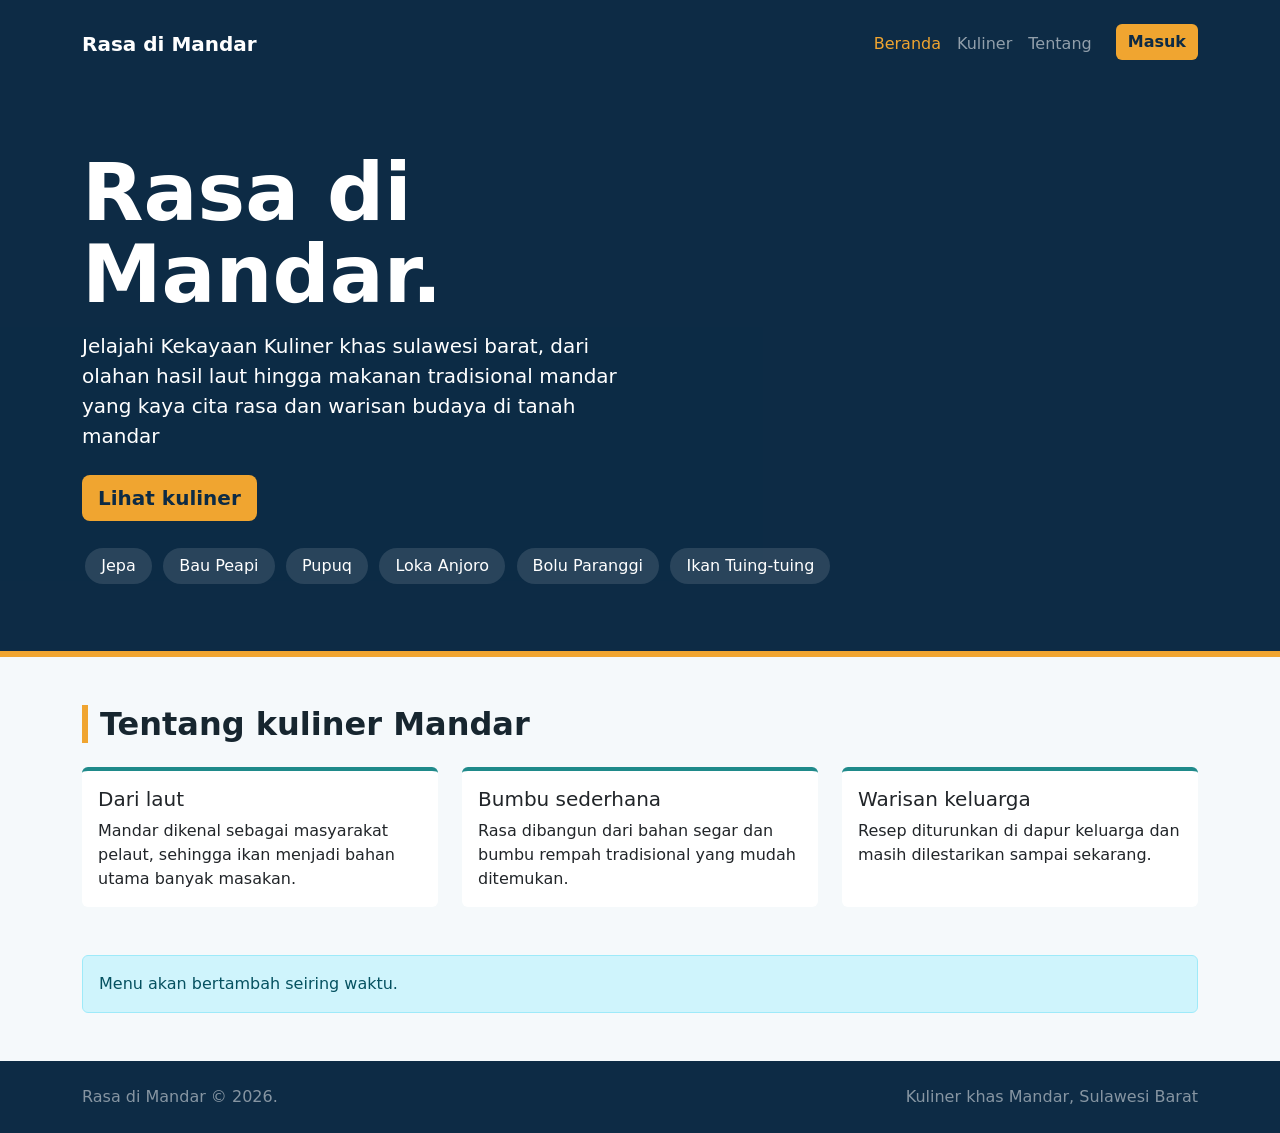
<file: index.html>
<!DOCTYPE html>
<html lang="id">
<head>
  <meta charset="UTF-8">
  <meta name="viewport" content="width=device-width, initial-scale=1">
  <title>Beranda | Rasa di Mandar</title>

  <link href="https://cdn.jsdelivr.net/npm/bootstrap@5.3.3/dist/css/bootstrap.min.css" rel="stylesheet">
  <link href="style.css" rel="stylesheet">
</head>
<body>

   <nav class="navbar navbar-expand-lg navbar-dark bg-laut sticky-top">
  </nav>
  <script src="https://cdn.jsdelivr.net/npm/bootstrap@5.3.3/dist/js/bootstrap.bundle.min.js"></script>

  <nav class="navbar navbar-expand-lg navbar-dark bg-laut sticky-top">
  <div class="container">
    <a class="navbar-brand fw-bold" href="index.html">Rasa di Mandar</a>

    <button class="navbar-toggler" type="button"
            data-bs-toggle="collapse" data-bs-target="#menuUtama"
            aria-label="Buka menu">
      <span class="navbar-toggler-icon"></span>
    </button>

    <div class="collapse navbar-collapse" id="menuUtama">
      <ul class="navbar-nav ms-auto">
        <li class="nav-item"><a class="nav-link active" href="index.html">Beranda</a></li>
        <li class="nav-item"><a class="nav-link" href="Daftar.html">Kuliner</a></li>
        <li class="nav-item"><a class="nav-link" href="Tentang.html">Tentang</a></li>
        <li class="nav-item"><a class="btn btn-fajar ms-lg-3" href="login.html">Masuk</a></li>
      </ul>
    </div>
  </div>
</nav>
<header class="hero">
  <video class="hero-video" autoplay muted loop playsinline>
    <source src="video/HERO.mp4" type="video/mp4">
  </video>
  <div class="hero-overlay"></div>

  <div class="container">
  </div>
  <div class="container">
    <h1>Rasa di<br>Mandar.</h1>
    <p class="lead mt-3 col-lg-6">
      Jelajahi Kekayaan Kuliner khas sulawesi barat, dari olahan hasil laut hingga makanan tradisional
      mandar yang kaya cita rasa dan warisan budaya di tanah mandar  
    </p>
    <a href="Daftar.html" class="btn btn-fajar btn-lg mt-2">Lihat kuliner</a>

    <div class="mt-4">
      <span class="chip">Jepa</span>
      <span class="chip">Bau Peapi</span>
      <span class="chip">Pupuq</span>
      <span class="chip">Loka Anjoro</span>
      <span class="chip">Bolu Paranggi</span>
      <span class="chip">Ikan Tuing-tuing</span>
    </div>
  </div>
</header>
<main class="container mt-5">
  <h2 class="judul-bagian mb-4">Tentang kuliner Mandar</h2>

  <div class="row g-4">
    <div class="col-md-4">
      <div class="card h-100 p-3">
        <h5>Dari laut</h5>
        <p class="mb-0">Mandar dikenal sebagai masyarakat pelaut, sehingga ikan menjadi bahan utama banyak masakan.</p>
      </div>
    </div>

    <div class="col-md-4">
      <div class="card h-100 p-3">
        <h5>Bumbu sederhana</h5>
        <p class="mb-0">Rasa dibangun dari bahan segar dan bumbu rempah tradisional yang mudah ditemukan.</p>
      </div>
    </div>

    <div class="col-md-4">
      <div class="card h-100 p-3">
        <h5>Warisan keluarga</h5>
        <p class="mb-0">Resep diturunkan di dapur keluarga dan masih dilestarikan sampai sekarang.</p>
      </div>
    </div>
  </div>

  <div class="alert alert-info mt-5">
    Menu akan bertambah seiring waktu.
  </div>
</main>
 <footer class="bg-laut text-white-50 py-4 mt-5">
    <div class="container d-flex flex-column flex-md-row justify-content-between">
      <span>Rasa di Mandar &copy; 2026.</span>
      <span>Kuliner khas Mandar, Sulawesi Barat</span>
    </div>
  </footer>

  <script src="https://cdn.jsdelivr.net/npm/bootstrap@5.3.3/dist/js/bootstrap.bundle.min.js"></script>
</body>
</html>
</file>
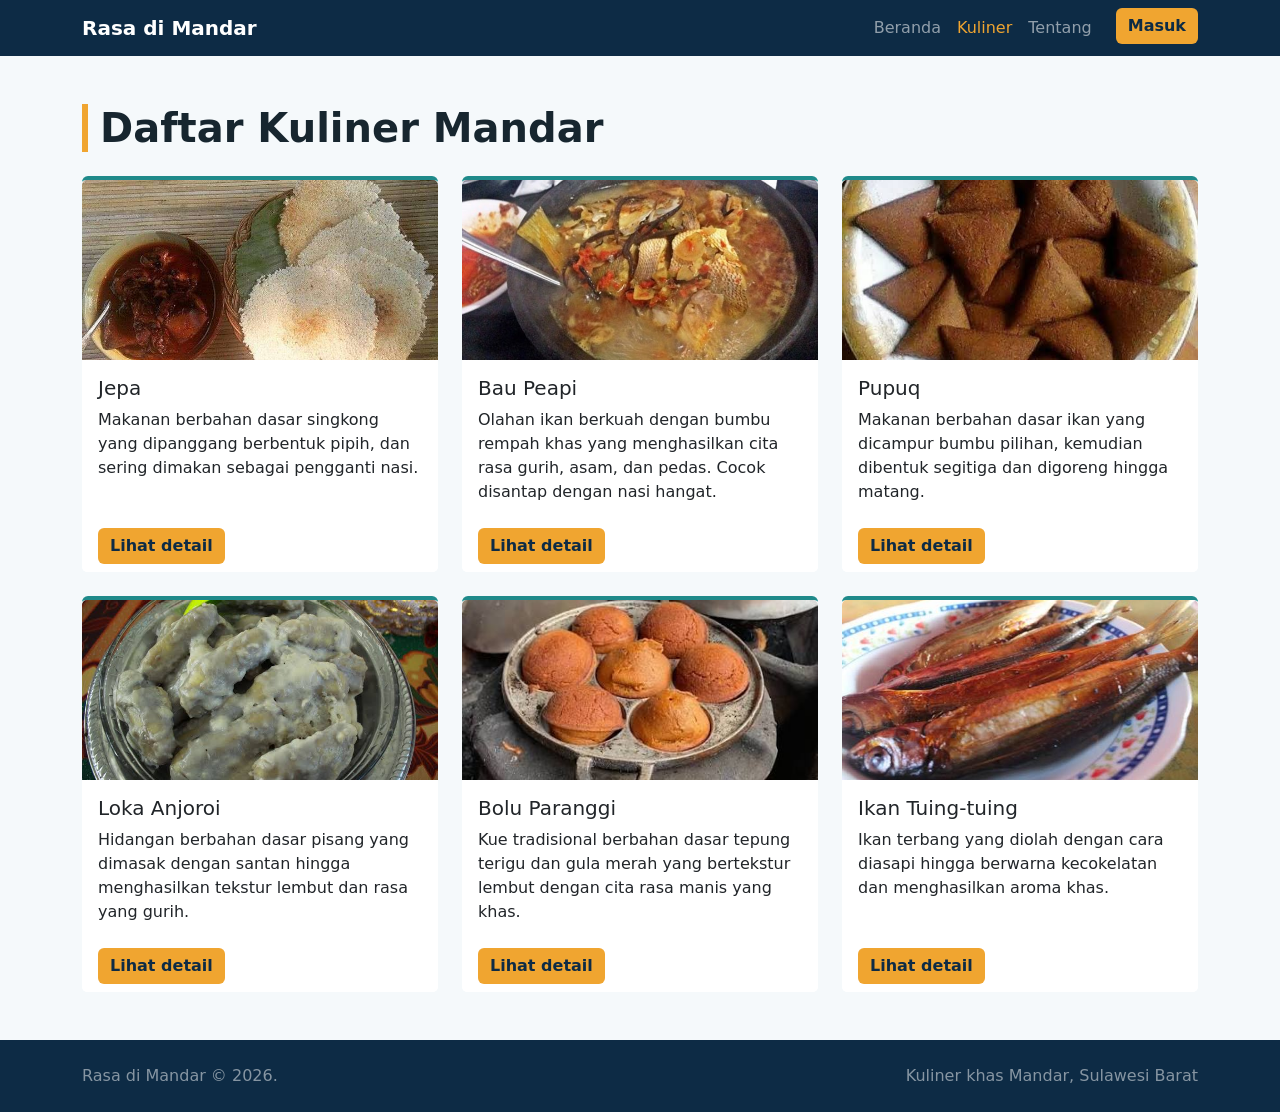
<file: Daftar.html>
<!DOCTYPE html>
<html lang="id">
<head>
  <meta charset="UTF-8">
  <meta name="viewport" content="width=device-width, initial-scale=1">
  <title>Kuliner | Rasa di Mandar</title>

  <link href="https://cdn.jsdelivr.net/npm/bootstrap@5.3.3/dist/css/bootstrap.min.css" rel="stylesheet">
  <link href="style.css" rel="stylesheet">
</head>
<body>

  <nav class="navbar navbar-expand-lg navbar-dark bg-laut sticky-top">
    <div class="container">
      <a class="navbar-brand fw-bold" href="index.html">Rasa di Mandar</a>

      <button class="navbar-toggler" type="button"
              data-bs-toggle="collapse" data-bs-target="#menuUtama"
              aria-label="Buka menu">
        <span class="navbar-toggler-icon"></span>
      </button>

      <div class="collapse navbar-collapse" id="menuUtama">
        <ul class="navbar-nav ms-auto">
          <li class="nav-item"><a class="nav-link" href="index.html">Beranda</a></li>
          <li class="nav-item"><a class="nav-link active" href="Daftar.html">Kuliner</a></li>
          <li class="nav-item"><a class="nav-link" href="Tentang.html">Tentang</a></li>
          <li class="nav-item"><a class="btn btn-fajar ms-lg-3" href="login.html">Masuk</a></li>
        </ul>
      </div>
    </div>
  </nav>

  <main class="container mt-5">
    <h1 class="judul-bagian mb-4">Daftar Kuliner Mandar</h1>

    <div class="row row-cols-1 row-cols-md-2 row-cols-lg-3 g-4">

      <div class="col">
        <div class="card h-100">
          <img src="image/Jepa.jpeg" class="card-img-top" alt="Jepa, makanan khas Mandar berbahan singkong">
          <div class="card-body">
            <h5 class="card-title">Jepa</h5>
            <p class="card-text">Makanan berbahan dasar singkong yang dipanggang berbentuk pipih, dan sering dimakan sebagai pengganti nasi.</p>
          </div>
          <div class="card-footer bg-white border-0">
            <a href="Detail.html?menu=jepa" class="btn btn-fajar">Lihat detail</a>
          </div>
        </div>
      </div>

      <div class="col">
        <div class="card h-100">
          <img src="image/bau-peapi.jpg" class="card-img-top" alt="Bau Peapi, olahan ikan berkuah">
          <div class="card-body">
            <h5 class="card-title">Bau Peapi</h5>
            <p class="card-text">Olahan ikan berkuah dengan bumbu rempah khas yang menghasilkan cita rasa gurih, asam, dan pedas. Cocok disantap dengan nasi hangat.</p>
          </div>
          <div class="card-footer bg-white border-0">
            <a href="Detail.html?menu=bau-peapi" class="btn btn-fajar">Lihat detail</a>
          </div>
        </div>
      </div>

      <div class="col">
        <div class="card h-100">
          <img src="image/pupuq.jpg" class="card-img-top" alt="Pupuq, olahan ikan berbentuk segitiga">
          <div class="card-body">
            <h5 class="card-title">Pupuq</h5>
            <p class="card-text">Makanan berbahan dasar ikan yang dicampur bumbu pilihan, kemudian dibentuk segitiga dan digoreng hingga matang.</p>
          </div>
          <div class="card-footer bg-white border-0">
            <a href="Detail.html?menu=pupuq" class="btn btn-fajar">Lihat detail</a>
          </div>
        </div>
      </div>

      <div class="col">
        <div class="card h-100">
          <img src="image/loka-anjoroi.jpg" class="card-img-top" alt="Loka Anjoro, olahan pisang bersantan">
          <div class="card-body">
            <h5 class="card-title">Loka Anjoroi</h5>
            <p class="card-text">Hidangan berbahan dasar pisang yang dimasak dengan santan hingga menghasilkan tekstur lembut dan rasa yang gurih.</p>
          </div>
          <div class="card-footer bg-white border-0">
            <a href="Detail.html?menu=loka-anjoroi" class="btn btn-fajar">Lihat detail</a>
          </div>
        </div>
      </div>

      <div class="col">
        <div class="card h-100">
          <img src="image/bolu-paranggi.jpg" class="card-img-top" alt="Bolu Paranggi, kue tradisional Mandar">
          <div class="card-body">
            <h5 class="card-title">Bolu Paranggi</h5>
            <p class="card-text">Kue tradisional berbahan dasar tepung terigu dan gula merah yang bertekstur lembut dengan cita rasa manis yang khas.</p>
          </div>
          <div class="card-footer bg-white border-0">
            <a href="Detail.html?menu=bolu-paranggi" class="btn btn-fajar">Lihat detail</a>
          </div>
        </div>
      </div>

      <div class="col">
        <div class="card h-100">
          <img src="image/ikan-tuing-tuing.jpg" class="card-img-top" alt="Ikan Tuing-tuing asap">
          <div class="card-body">
            <h5 class="card-title">Ikan Tuing-tuing</h5>
            <p class="card-text">Ikan terbang yang diolah dengan cara diasapi hingga berwarna kecokelatan dan menghasilkan aroma khas.</p>
          </div>
          <div class="card-footer bg-white border-0">
            <a href="Detail.html?menu=ikan-tuing-tuing" class="btn btn-fajar">Lihat detail</a>
          </div>
        </div>
      </div>

    </div>
  </main>

  <footer class="bg-laut text-white-50 py-4 mt-5">
    <div class="container d-flex flex-column flex-md-row justify-content-between">
      <span>Rasa di Mandar &copy; 2026.</span>
      <span>Kuliner khas Mandar, Sulawesi Barat</span>
    </div>
  </footer>

  <script src="https://cdn.jsdelivr.net/npm/bootstrap@5.3.3/dist/js/bootstrap.bundle.min.js"></script>
</body>
</html>
</file>
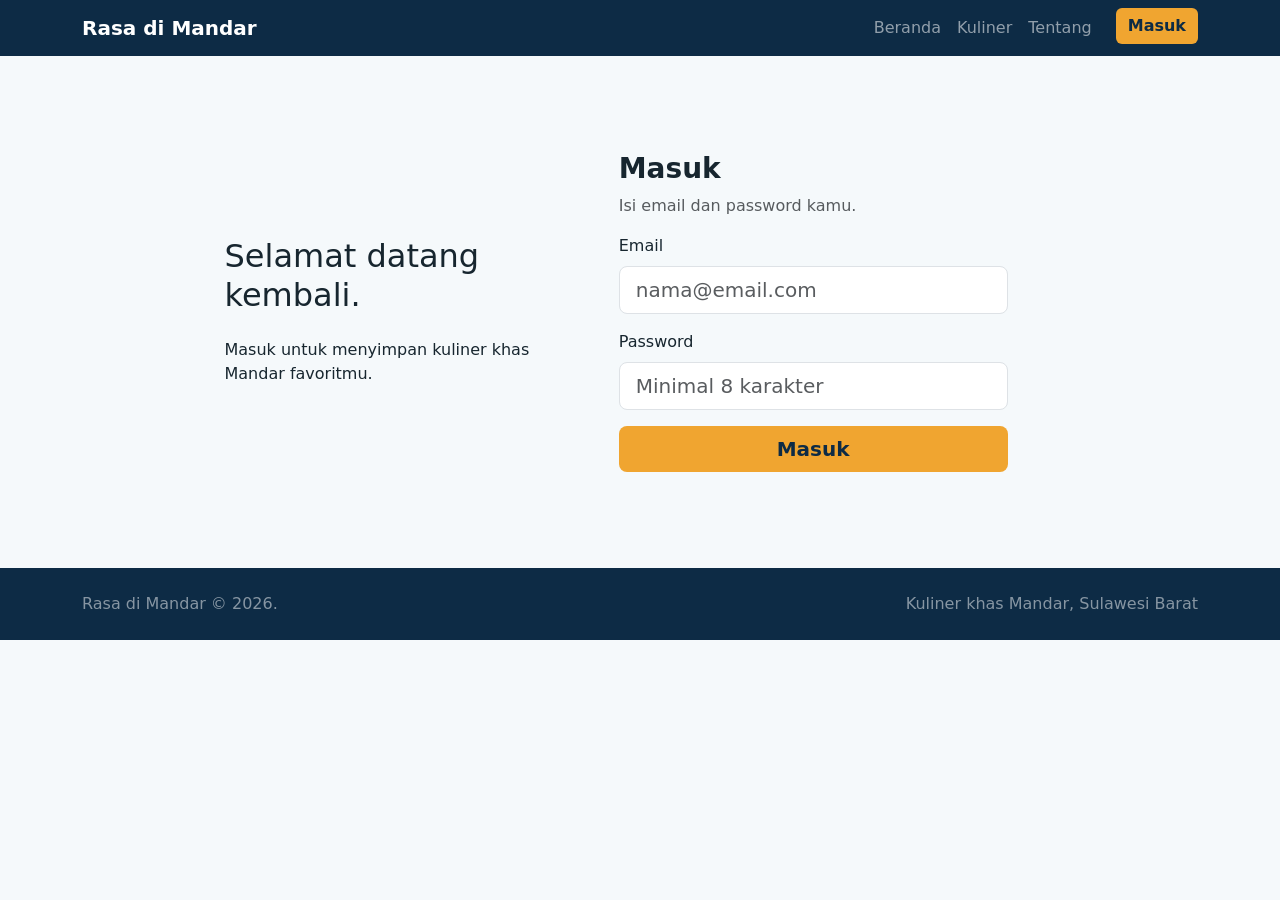
<file: login.html>
<!DOCTYPE html>
<html lang="id">
<head>
  <meta charset="UTF-8">
  <meta name="viewport" content="width=device-width, initial-scale=1">
  <title>Masuk | Rasa di Mandar</title>

  <link href="https://cdn.jsdelivr.net/npm/bootstrap@5.3.3/dist/css/bootstrap.min.css" rel="stylesheet">
  <link href="style.css" rel="stylesheet">
</head>
<body>

  <nav class="navbar navbar-expand-lg navbar-dark bg-laut sticky-top">
    <div class="container">
      <a class="navbar-brand fw-bold" href="index.html">Rasa di Mandar</a>

      <button class="navbar-toggler" type="button"
              data-bs-toggle="collapse" data-bs-target="#menuUtama"
              aria-label="Buka menu">
        <span class="navbar-toggler-icon"></span>
      </button>

      <div class="collapse navbar-collapse" id="menuUtama">
        <ul class="navbar-nav ms-auto">
          <li class="nav-item"><a class="nav-link" href="index.html">Beranda</a></li>
          <li class="nav-item"><a class="nav-link" href="Daftar.html">Kuliner</a></li>
          <li class="nav-item"><a class="nav-link" href="Tentang.html">Tentang</a></li>
          <li class="nav-item"><a class="btn btn-fajar ms-lg-3" href="login.html">Masuk</a></li>
        </ul>
      </div>
    </div>
  </nav>

  <main class="container my-5">
    <div class="row justify-content-center">
      <div class="col-lg-9">

        <div class="kotak-login">
          <div class="row g-0">

            <div class="col-md-5 panel-kiri d-none d-md-flex flex-column justify-content-center">
              <h2>Selamat datang kembali.</h2>
              <p class="mt-3 mb-0">Masuk untuk menyimpan kuliner khas Mandar favoritmu.</p>
            </div>

            <div class="col-md-7 p-4 p-lg-5">
              <h1 class="h3 fw-bold">Masuk</h1>
              <p class="text-muted">Isi email dan password kamu.</p>

              <form id="formLogin" novalidate>
                <div class="mb-3">
                  <label for="email" class="form-label">Email</label>
                  <input type="email" class="form-control form-control-lg" id="email" placeholder="nama@email.com">
                </div>

                <div class="mb-3">
                  <label for="password" class="form-label">Password</label>
                  <input type="password" class="form-control form-control-lg" id="password" placeholder="Minimal 8 karakter">
                </div>

                <div id="pesan"></div>

                <button type="submit" class="btn btn-fajar btn-lg w-100">Masuk</button>
              </form>
            </div>

          </div>
        </div>

      </div>
    </div>
  </main>

  <footer class="bg-laut text-white-50 py-4 mt-5">
    <div class="container d-flex flex-column flex-md-row justify-content-between">
      <span>Rasa di Mandar &copy; 2026.</span>
      <span>Kuliner khas Mandar, Sulawesi Barat</span>
    </div>
  </footer>

  <script src="https://cdn.jsdelivr.net/npm/bootstrap@5.3.3/dist/js/bootstrap.bundle.min.js"></script>
  <script src="js/login.js"></script>
</body>
</html>
</file>
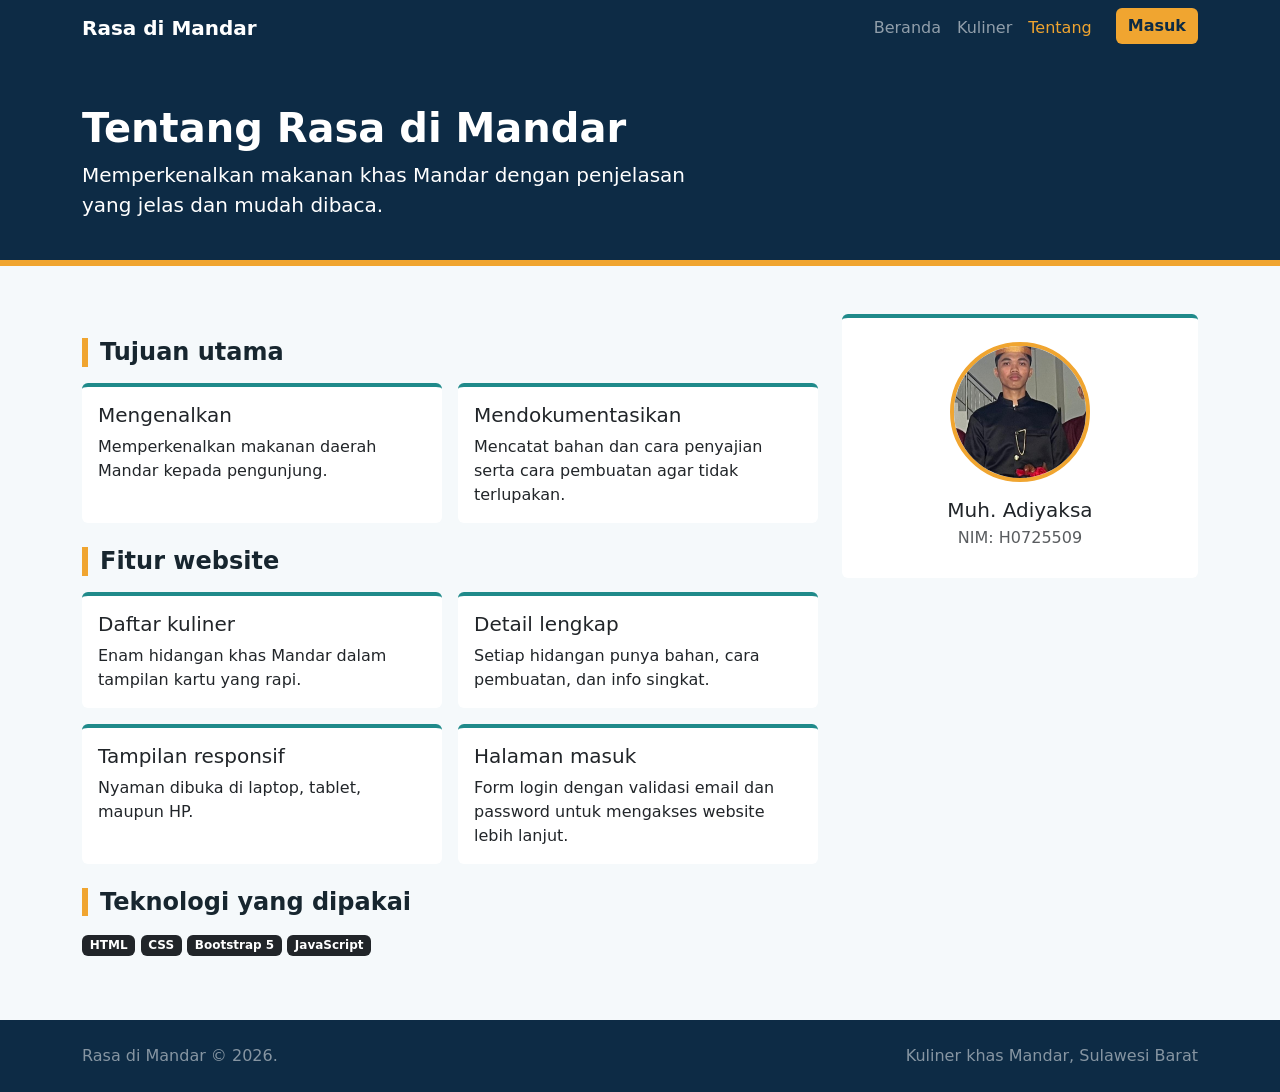
<file: Tentang.html>
<!DOCTYPE html>
<html lang="id">
<head>
  <meta charset="UTF-8">
  <meta name="viewport" content="width=device-width, initial-scale=1">
  <title>Tentang | Rasa di Mandar</title>

  <link href="https://cdn.jsdelivr.net/npm/bootstrap@5.3.3/dist/css/bootstrap.min.css" rel="stylesheet">
  <link href="style.css" rel="stylesheet">
</head>
<body>

  <nav class="navbar navbar-expand-lg navbar-dark bg-laut sticky-top">
    <div class="container">
      <a class="navbar-brand fw-bold" href="index.html">Rasa di Mandar</a>

      <button class="navbar-toggler" type="button"
              data-bs-toggle="collapse" data-bs-target="#menuUtama"
              aria-label="Buka menu">
        <span class="navbar-toggler-icon"></span>
      </button>

      <div class="collapse navbar-collapse" id="menuUtama">
        <ul class="navbar-nav ms-auto">
          <li class="nav-item"><a class="nav-link" href="index.html">Beranda</a></li>
          <li class="nav-item"><a class="nav-link" href="Daftar.html">Kuliner</a></li>
          <li class="nav-item"><a class="nav-link active" href="Tentang.html">Tentang</a></li>
          <li class="nav-item"><a class="btn btn-fajar ms-lg-3" href="login.html">Masuk</a></li>
        </ul>
      </div>
    </div>
  </nav>

  <header class="header-halaman">
    <div class="container">
      <h1>Tentang Rasa di Mandar</h1>
      <p class="lead mb-0 col-lg-7">Memperkenalkan makanan khas Mandar dengan penjelasan yang jelas dan mudah dibaca.</p>
    </div>
  </header>
   <main class="container mt-5">
    <div class="row g-4">

      <div class="col-md-8">

        <h2 class="judul-bagian h4 mt-4 mb-3">Tujuan utama</h2>
        <div class="row g-3">
          <div class="col-sm-6">
            <div class="card h-100 p-3">
              <h5>Mengenalkan</h5>
              <p class="mb-0">Memperkenalkan makanan daerah Mandar kepada pengunjung.</p>
            </div>
          </div>
          <div class="col-sm-6">
            <div class="card h-100 p-3">
              <h5>Mendokumentasikan</h5>
              <p class="mb-0">Mencatat bahan dan cara penyajian serta cara pembuatan agar tidak terlupakan.</p>
            </div>
          </div>
        </div>

        <h2 class="judul-bagian h4 mt-4 mb-3">Fitur website</h2>
        <div class="row g-3">
          <div class="col-sm-6">
            <div class="card h-100 p-3">
              <h5>Daftar kuliner</h5>
              <p class="mb-0">Enam hidangan khas Mandar dalam tampilan kartu yang rapi.</p>
            </div>
          </div>
          <div class="col-sm-6">
            <div class="card h-100 p-3">
              <h5>Detail lengkap</h5>
              <p class="mb-0">Setiap hidangan punya bahan, cara pembuatan, dan info singkat.</p>
            </div>
          </div>
          <div class="col-sm-6">
            <div class="card h-100 p-3">
              <h5>Tampilan responsif</h5>
              <p class="mb-0">Nyaman dibuka di laptop, tablet, maupun HP.</p>
            </div>
          </div>
          <div class="col-sm-6">
            <div class="card h-100 p-3">
              <h5>Halaman masuk</h5>
              <p class="mb-0">Form login dengan validasi email dan password untuk mengakses website lebih lanjut.</p>
            </div>
          </div>
        </div>
         <h2 class="judul-bagian h4 mt-4 mb-3">Teknologi yang dipakai</h2>
        <p>
          <span class="badge text-bg-dark">HTML</span>
          <span class="badge text-bg-dark">CSS</span>
          <span class="badge text-bg-dark">Bootstrap 5</span>
          <span class="badge text-bg-dark">JavaScript</span>
        </p>

      </div>
      <div class="col-md-4">
        <div class="card p-4 text-center">
          <img src="image/profil.jpeg" class="foto-profil mx-auto mb-3" alt="Foto pengelola website">
          <h5 class="mb-1">Muh. Adiyaksa</h5>
          <p class="text-muted mb-1">NIM: H0725509</p>
        </div>
      </div>
      </main>
    <footer class="bg-laut text-white-50 py-4 mt-5">
    <div class="container d-flex flex-column flex-md-row justify-content-between">
      <span>Rasa di Mandar &copy; 2026.</span>
      <span>Kuliner khas Mandar, Sulawesi Barat</span>
    </div>
  </footer>

  <script src="https://cdn.jsdelivr.net/npm/bootstrap@5.3.3/dist/js/bootstrap.bundle.min.js"></script>
    </div>
  </main>
</file>
<file: style.css>
:root {
  --laut: #0d2b45;   
  --ombak: #1f8a8a;  
  --fajar: #f0a530;  
  --layar: #f5f9fb;  
}
body {
  background: var(--layar);
  color: #17262f;
}
.bg-laut {
  background: var(--laut);
}
.btn-fajar {
  background: var(--fajar);
  color: var(--laut);
  font-weight: 600;
  border: 0;
}
.btn-fajar:hover {
  background: #dc9420;
  color: var(--laut);
}
.nav-link.active {
  color: var(--fajar) !important;
}
.hero {
  position: relative;
  overflow: hidden;
  background: var(--laut);  
  color: #fff;
  padding: 5rem 0 4rem;
  border-bottom: 6px solid var(--fajar);
}
.hero-video {
  position: absolute;
  top: 0;
  left: 0;
  width: 100%;
  height: 100%;
  object-fit: cover;
  z-index: 0;
}
.hero-overlay {
  position: absolute;
  inset: 0;
  background: rgba(13, 43, 69, 0.65);
  z-index: 1;
}
.hero .container {
  position: relative;
  z-index: 2;
}
.hero h1 {
  font-weight: 800;
  font-size: clamp(2.6rem, 8vw, 5rem);
  line-height: 1.02;
}
.chip {
  display: inline-block;
  background: rgba(255, 255, 255, 0.12);
  border-radius: 2rem;
  padding: 0.35rem 1rem;
  margin: 0.2rem;
}
.judul-bagian {
  font-weight: 800;
  border-left: 6px solid var(--fajar);
  padding-left: 0.75rem;
}
.card {
  border: 0;
  border-top: 4px solid var(--ombak);
}
.foto {
  height: 180px;
  display: flex;
  align-items: center;
  justify-content: center;
  font-size: 4rem;
  background: linear-gradient(135deg, var(--ombak), var(--laut));
}
.foto.hangat {
  background: linear-gradient(135deg, var(--fajar), #d9822b);
}
.card-img-top {
  height: 180px;
  object-fit: cover;
}
.foto-detail {
  width: 100%;
  height: 320px;
  object-fit: cover;
  border-radius: 0.75rem;
}
.header-halaman {
  background: var(--laut);
  color: #fff;
  padding: 3rem 0 2.5rem;
  border-bottom: 6px solid var(--fajar);
}
.header-halaman h1 {
  font-weight: 800;
}
.foto-profil {
  width: 140px;
  height: 140px;
  object-fit: cover;
  border-radius: 50%;
  border: 4px solid var(--fajar);
}
@keyframes muncul {
  from { opacity: 0; transform: translateY(24px); }
  to   { opacity: 1; transform: translateY(0); }
}
@keyframes memudar {
  from { opacity: 0; }
  to   { opacity: 1; }
}
.navbar {
  animation: memudar 0.8s ease both;
}
.hero h1 {
  animation: muncul 0.9s ease 0.2s both;
}
.hero .lead {
  animation: muncul 0.9s ease 0.45s both;
}
.hero .btn {
  animation: muncul 0.9s ease 0.7s both;
}
.hero .chip {
  animation: muncul 0.9s ease 0.9s both;
}
.header-halaman h1,
.header-halaman .lead {
  animation: muncul 0.8s ease 0.15s both;
}
main {
  animation: muncul 0.9s ease 0.3s both;
}
.row > .col:nth-child(1), .row > [class*="col-"]:nth-child(1) .card { animation-delay: 0.3s; }
.row > .col:nth-child(2), .row > [class*="col-"]:nth-child(2) .card { animation-delay: 0.45s; }
.row > .col:nth-child(3), .row > [class*="col-"]:nth-child(3) .card { animation-delay: 0.6s; }
.row > .col:nth-child(4) { animation-delay: 0.75s; }
.row > .col:nth-child(5) { animation-delay: 0.9s; }
.row > .col:nth-child(6) { animation-delay: 1.05s; }
.row > .col {
  animation: muncul 0.8s ease both;
}
@media (prefers-reduced-motion: reduce) {
  .navbar, .hero h1, .hero .lead, .hero .btn, .hero .chip,
  .header-halaman h1, .header-halaman .lead, main, .row > .col {
    animation: none;
  }
}
</file>
